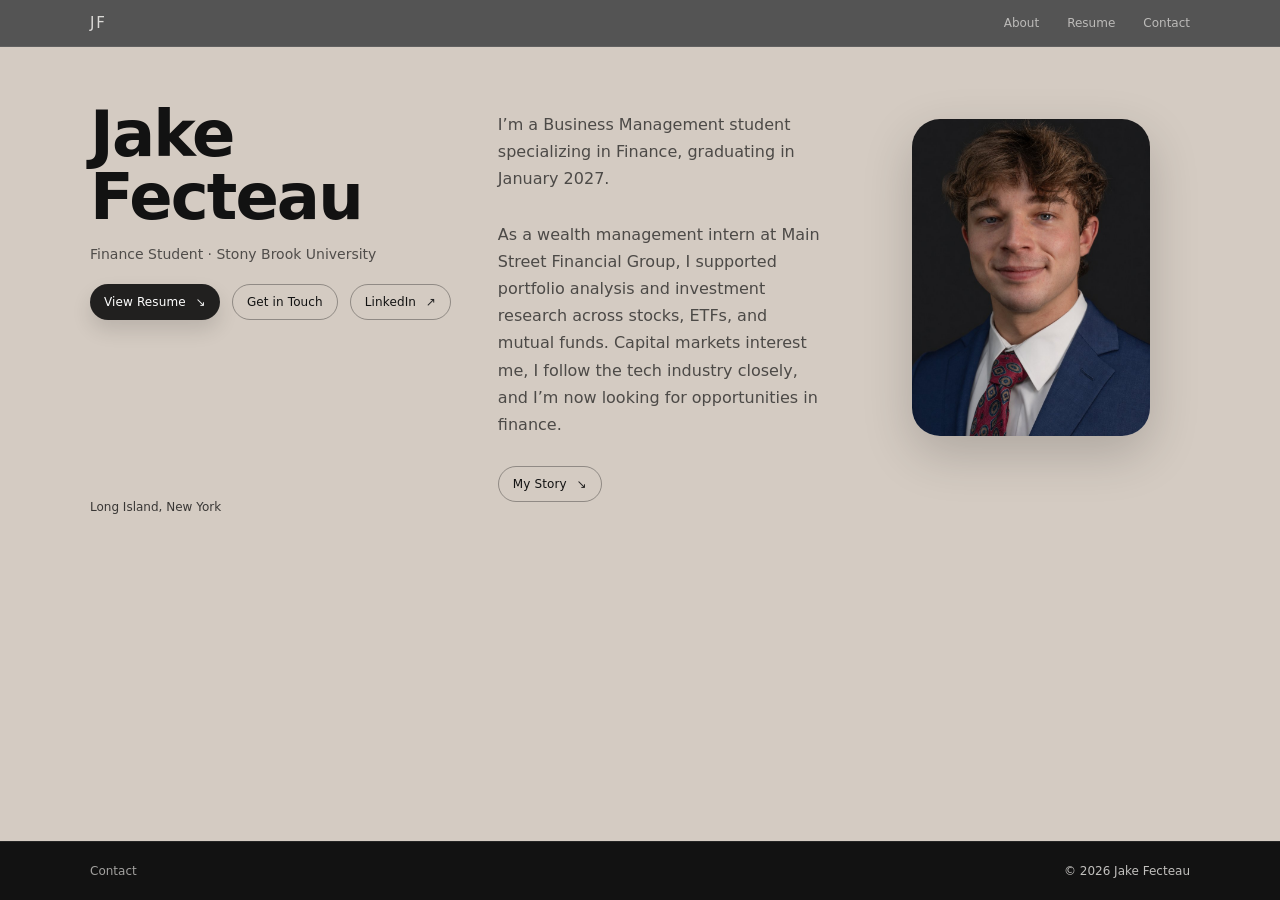
<file: index.html>
<!doctype html>
<html lang="en">
<head>
  <meta charset="utf-8" />
  <meta name="viewport" content="width=device-width,initial-scale=1" />
  <title>Jake Fecteau — Finance</title>
  <meta name="description" content="Jake Fecteau is a Stony Brook University Business Management student specializing in Finance, with wealth management internship experience." />
  <meta property="og:type" content="website" />
  <meta property="og:title" content="Jake Fecteau — Finance" />
  <meta property="og:description" content="Jake Fecteau is a Stony Brook University Business Management student specializing in Finance, with wealth management internship experience." />
  <link rel="icon" href="/favicon.svg" type="image/svg+xml" />
  <link rel="stylesheet" href="/styles.css" />
</head>

<body class="home">

  <header class="site-header">
    <div class="wrap site-nav">
      <a href="/" class="site-logo">JF</a>

      <nav class="site-links">
        <a href="/about/">About</a>
        <a href="/resume/">Resume</a>
        <a href="/contact/">Contact</a>
      </nav>
    </div>
  </header>

  <main class="hero">
    <div class="wrap hero-grid">

      <div>
        <h1 class="hero-title">Jake Fecteau</h1>
        <p class="hero-role">Finance Student · Stony Brook University</p>
        <div class="hero-actions">
          <a class="pill" href="/resume/">View Resume<span class="arrow">↘</span></a>
          <a class="pill pill-outline" href="/contact/">Get in Touch</a>
          <a class="pill pill-outline" href="https://www.linkedin.com/in/jake-fecteau-37b84332a/" target="_blank" rel="noopener">LinkedIn<span class="arrow">↗</span></a>
        </div>
        <div class="tiny-bottom">Long Island, New York</div>
      </div>

      <div class="hero-copy">
        <p class="lead">
          I’m a Business Management student specializing in Finance, graduating in January 2027.
        </p>
        <p class="lead">
          As a wealth management intern at Main Street Financial Group, I supported portfolio analysis and investment research across stocks, ETFs, and mutual funds. Capital markets interest me, I follow the tech industry closely, and I’m now looking for opportunities in finance.
        </p>
        <a class="pill pill-outline" href="/about/">My Story<span class="arrow">↘</span></a>
      </div>

      <div class="hero-right">
        <figure class="portrait-card">
          <img src="/img/headshot.jpg" alt="Portrait of Jake Fecteau" width="800" height="1200" />
        </figure>
      </div>

    </div>
  </main>

  <footer class="case-footer">
    <div class="wrap case-foot">
      <a class="case-back" href="/contact/">Contact</a>
      <span class="case-credit">© <span id="y"></span> Jake Fecteau</span>
    </div>
  </footer>

  <script>
    document.getElementById('y').textContent = new Date().getFullYear();
  </script>

</body>
</html>
</file>
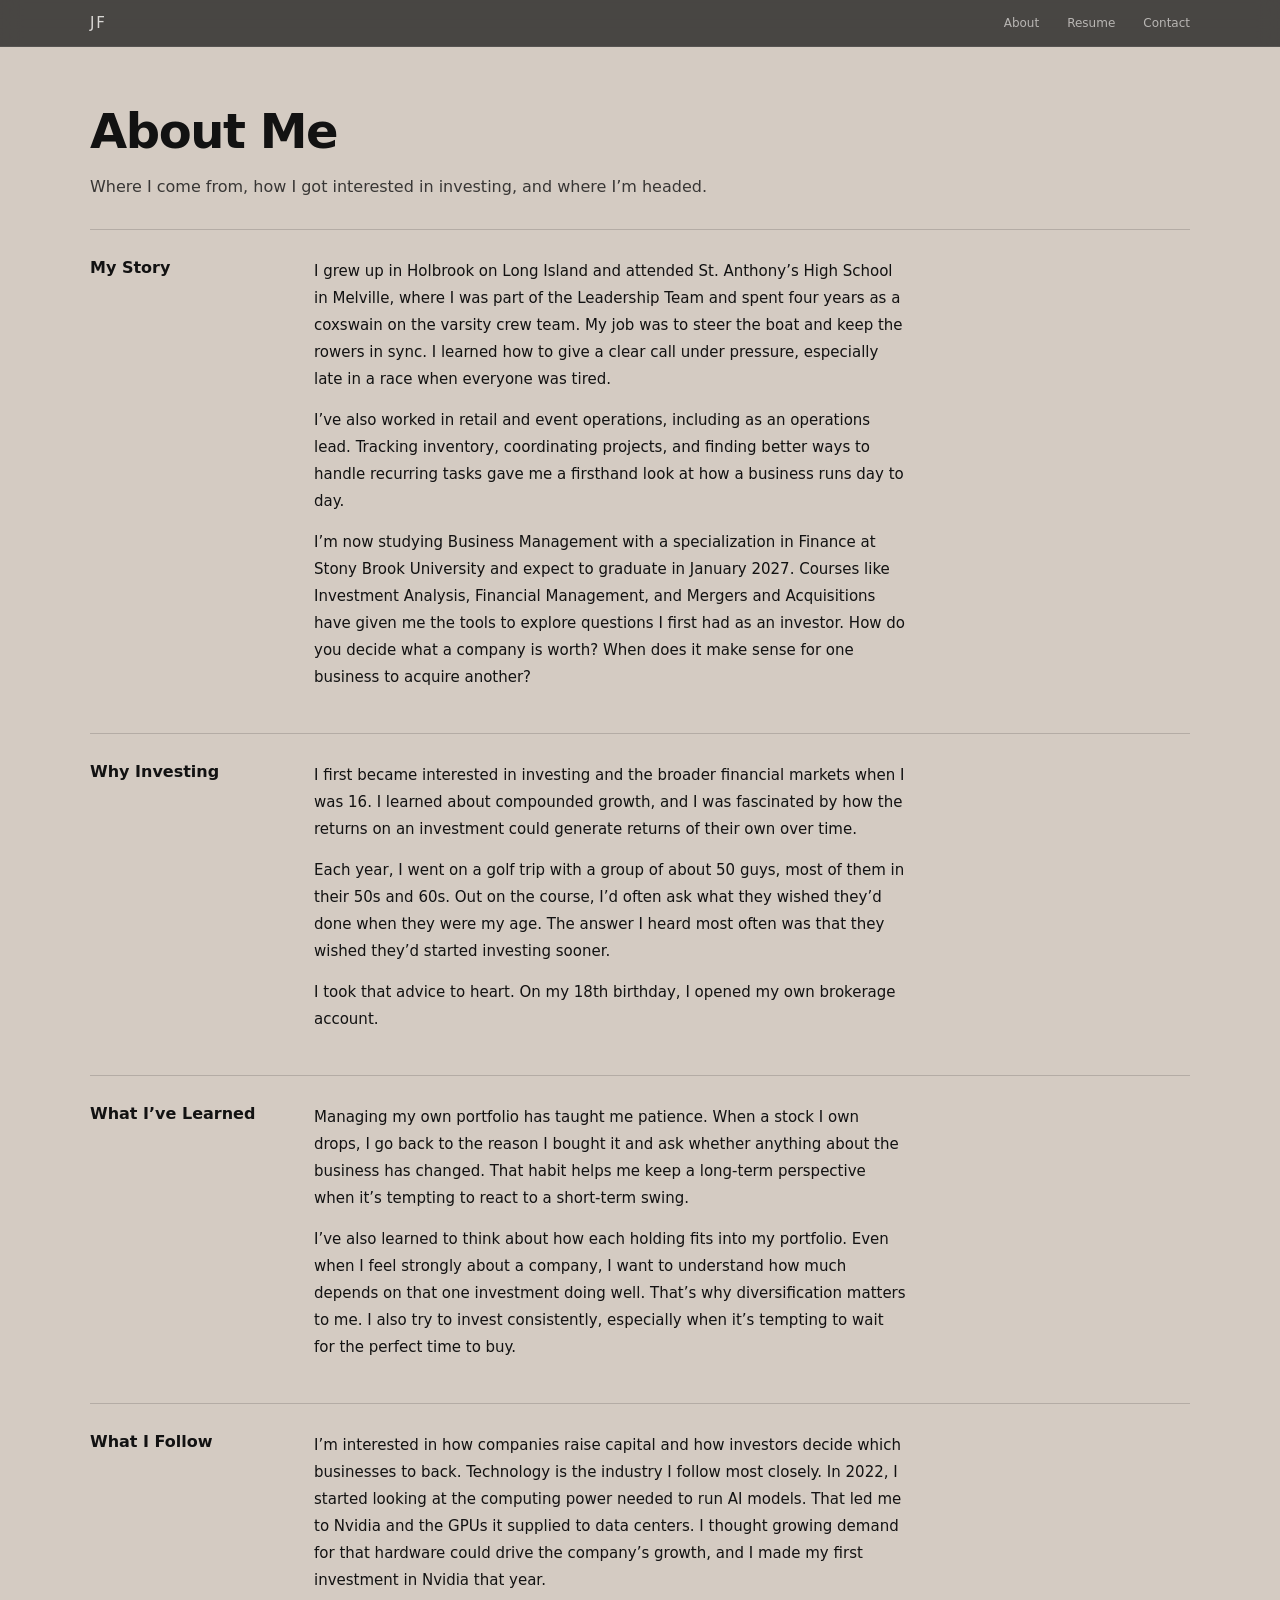
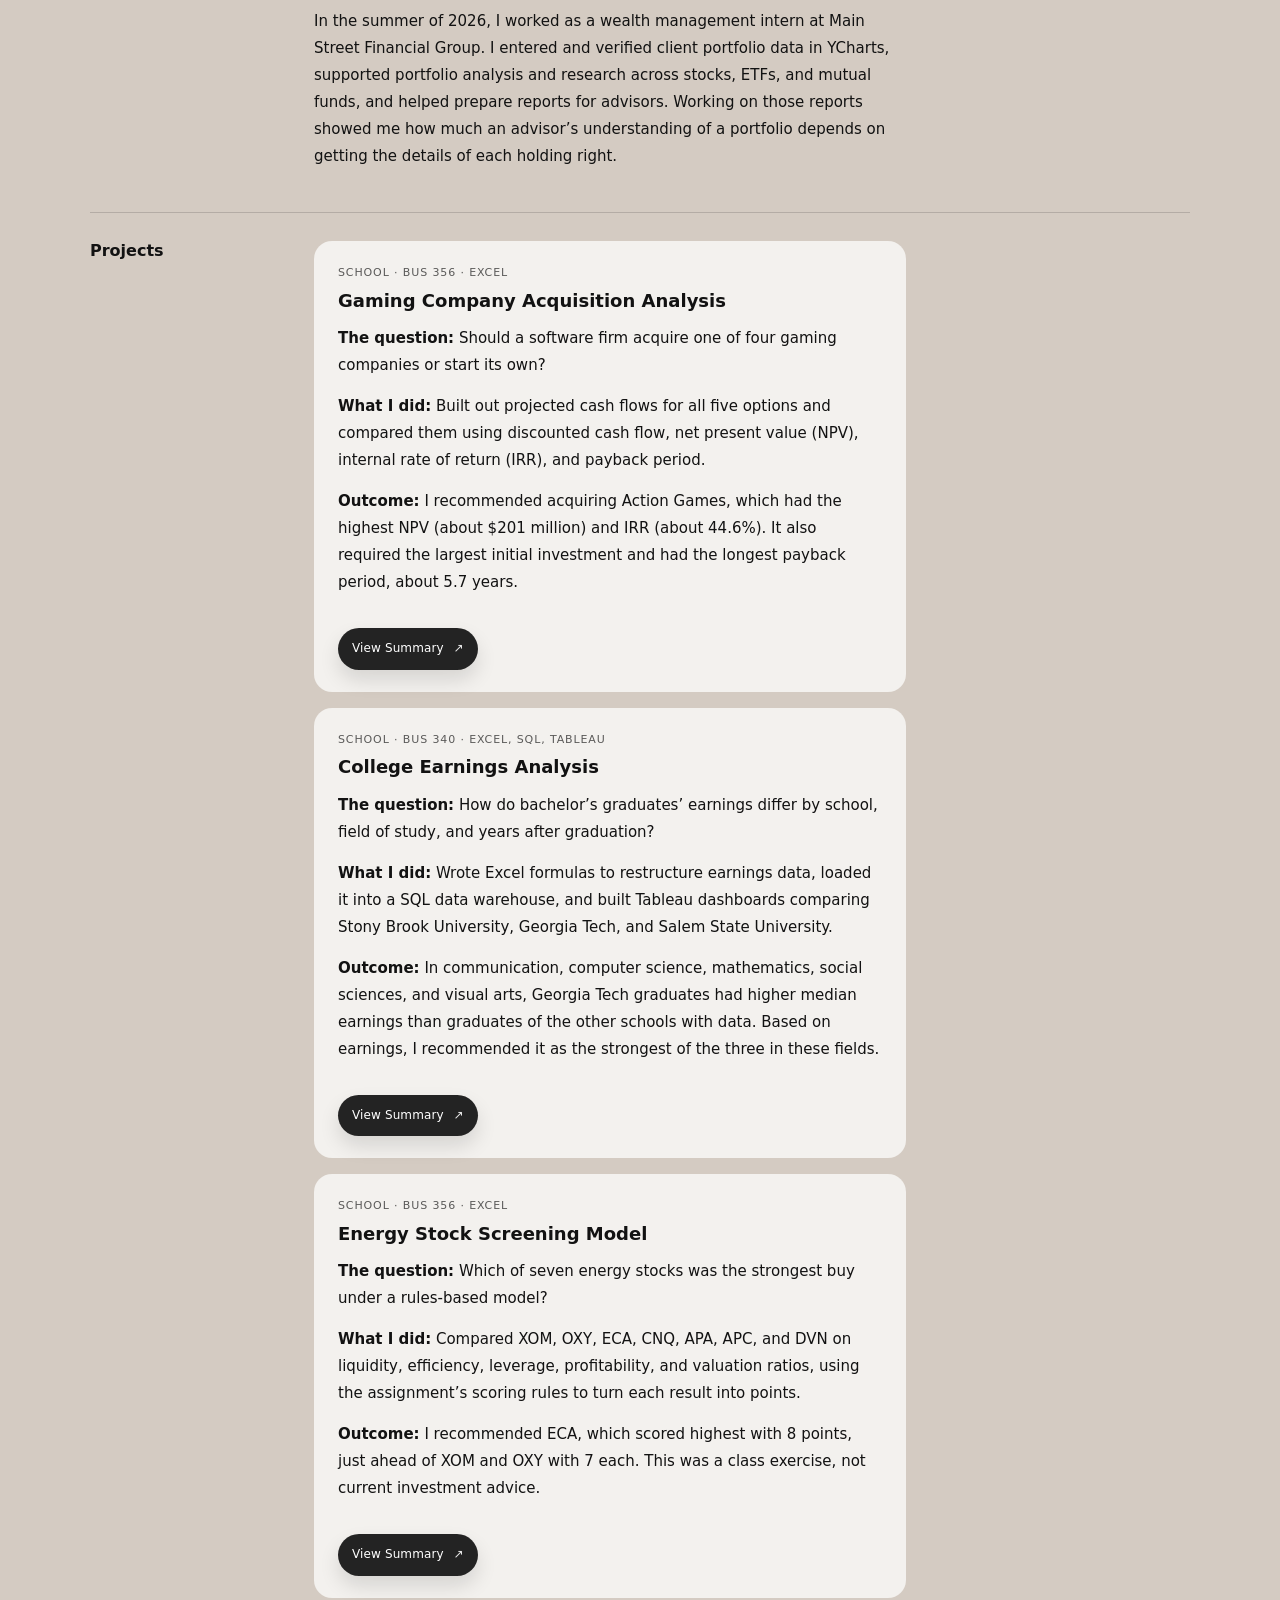
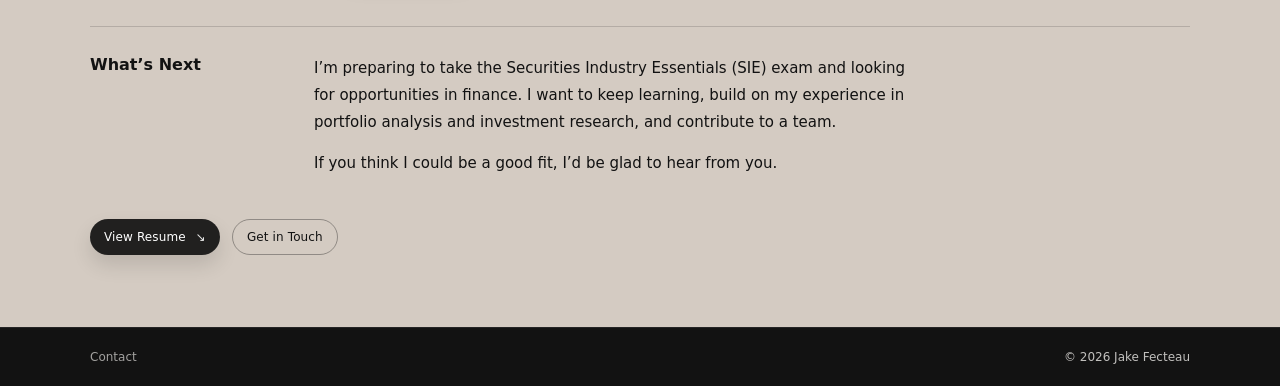
<file: about/index.html>
<!doctype html>
<html lang="en">
<head>
  <meta charset="utf-8" />
  <meta name="viewport" content="width=device-width,initial-scale=1" />
  <title>About — Jake Fecteau</title>
  <meta name="description" content="Jake Fecteau on growing up in Holbrook, Long Island, and how he got into investing." />
  <meta property="og:type" content="website" />
  <meta property="og:title" content="About — Jake Fecteau" />
  <meta property="og:description" content="Jake Fecteau on growing up in Holbrook, Long Island, and how he got into investing." />
  <link rel="icon" href="/favicon.svg" type="image/svg+xml" />
  <link rel="stylesheet" href="/styles.css" />
</head>

<body class="case warm">

  <header class="site-header">
    <div class="wrap site-nav">
      <a href="/" class="site-logo">JF</a>

      <nav class="site-links">
        <a href="/about/">About</a>
        <a href="/resume/">Resume</a>
        <a href="/contact/">Contact</a>
      </nav>
    </div>
  </header>

  <main class="wrap resume">
    <h1>About Me</h1>
    <p class="resume-summary">Where I come from, how I got interested in investing, and where I’m headed.</p>

    <section class="resume-section">
      <h2>My Story</h2>
      <div class="story">
        <p>I grew up in Holbrook on Long Island and attended St. Anthony’s High School in Melville, where I was part of the Leadership Team and spent four years as a coxswain on the varsity crew team. My job was to steer the boat and keep the rowers in sync. I learned how to give a clear call under pressure, especially late in a race when everyone was tired.</p>
        <p>I’ve also worked in retail and event operations, including as an operations lead. Tracking inventory, coordinating projects, and finding better ways to handle recurring tasks gave me a firsthand look at how a business runs day to day.</p>
        <p>I’m now studying Business Management with a specialization in Finance at Stony Brook University and expect to graduate in January 2027. Courses like Investment Analysis, Financial Management, and Mergers and Acquisitions have given me the tools to explore questions I first had as an investor. How do you decide what a company is worth? When does it make sense for one business to acquire another?</p>
      </div>
    </section>

    <section class="resume-section">
      <h2>Why Investing</h2>
      <div class="story">
        <p>I first became interested in investing and the broader financial markets when I was 16. I learned about compounded growth, and I was fascinated by how the returns on an investment could generate returns of their own over time.</p>
        <p>Each year, I went on a golf trip with a group of about 50 guys, most of them in their 50s and 60s. Out on the course, I’d often ask what they wished they’d done when they were my age. The answer I heard most often was that they wished they’d started investing sooner.</p>
        <p>I took that advice to heart. On my 18th birthday, I opened my own brokerage account.</p>
      </div>
    </section>

    <section class="resume-section">
      <h2>What I’ve Learned</h2>
      <div class="story">
        <p>Managing my own portfolio has taught me patience. When a stock I own drops, I go back to the reason I bought it and ask whether anything about the business has changed. That habit helps me keep a long-term perspective when it’s tempting to react to a short-term swing.</p>
        <p>I’ve also learned to think about how each holding fits into my portfolio. Even when I feel strongly about a company, I want to understand how much depends on that one investment doing well. That’s why diversification matters to me. I also try to invest consistently, especially when it’s tempting to wait for the perfect time to buy.</p>
      </div>
    </section>

    <section class="resume-section">
      <h2>What I Follow</h2>
      <div class="story">
        <p>I’m interested in how companies raise capital and how investors decide which businesses to back. Technology is the industry I follow most closely. In 2022, I started looking at the computing power needed to run AI models. That led me to Nvidia and the GPUs it supplied to data centers. I thought growing demand for that hardware could drive the company’s growth, and I made my first investment in Nvidia that year.</p>
        <p>In the summer of 2026, I worked as a wealth management intern at Main Street Financial Group. I entered and verified client portfolio data in YCharts, supported portfolio analysis and research across stocks, ETFs, and mutual funds, and helped prepare reports for advisors. Working on those reports showed me how much an advisor’s understanding of a portfolio depends on getting the details of each holding right.</p>
      </div>
    </section>

    <section class="resume-section" id="projects">
      <h2>Projects</h2>
      <div class="story">
        <article class="project">
          <p class="project-tag">School · BUS 356 · Excel</p>
          <h3>Gaming Company Acquisition Analysis</h3>
          <p><strong>The question:</strong> Should a software firm acquire one of four gaming companies or start its own?</p>
          <p><strong>What I did:</strong> Built out projected cash flows for all five options and compared them using discounted cash flow, net present value (NPV), internal rate of return (IRR), and payback period.</p>
          <p><strong>Outcome:</strong> I recommended acquiring Action Games, which had the highest NPV (about $201 million) and IRR (about 44.6%). It also required the largest initial investment and had the longest payback period, about 5.7 years.</p>
          <a class="pill" href="/projects/gaming-acquisition.pdf" target="_blank" rel="noopener" aria-label="View summary of the gaming acquisition project (PDF)">View Summary<span class="arrow">↗</span></a>
        </article>
        <article class="project">
          <p class="project-tag">School · BUS 340 · Excel, SQL, Tableau</p>
          <h3>College Earnings Analysis</h3>
          <p><strong>The question:</strong> How do bachelor’s graduates’ earnings differ by school, field of study, and years after graduation?</p>
          <p><strong>What I did:</strong> Wrote Excel formulas to restructure earnings data, loaded it into a SQL data warehouse, and built Tableau dashboards comparing Stony Brook University, Georgia Tech, and Salem State University.</p>
          <p><strong>Outcome:</strong> In communication, computer science, mathematics, social sciences, and visual arts, Georgia Tech graduates had higher median earnings than graduates of the other schools with data. Based on earnings, I recommended it as the strongest of the three in these fields.</p>
          <a class="pill" href="/projects/college-earnings.pdf" target="_blank" rel="noopener" aria-label="View summary of the college earnings project (PDF)">View Summary<span class="arrow">↗</span></a>
        </article>
        <article class="project">
          <p class="project-tag">School · BUS 356 · Excel</p>
          <h3>Energy Stock Screening Model</h3>
          <p><strong>The question:</strong> Which of seven energy stocks was the strongest buy under a rules-based model?</p>
          <p><strong>What I did:</strong> Compared XOM, OXY, ECA, CNQ, APA, APC, and DVN on liquidity, efficiency, leverage, profitability, and valuation ratios, using the assignment’s scoring rules to turn each result into points.</p>
          <p><strong>Outcome:</strong> I recommended ECA, which scored highest with 8 points, just ahead of XOM and OXY with 7 each. This was a class exercise, not current investment advice.</p>
          <a class="pill" href="/projects/energy-stocks.pdf" target="_blank" rel="noopener" aria-label="View summary of the energy stock project (PDF)">View Summary<span class="arrow">↗</span></a>
        </article>
      </div>
    </section>

    <section class="resume-section">
      <h2>What’s Next</h2>
      <div class="story">
        <p>I’m preparing to take the Securities Industry Essentials (SIE) exam and looking for opportunities in finance. I want to keep learning, build on my experience in portfolio analysis and investment research, and contribute to a team.</p>
        <p>If you think I could be a good fit, I’d be glad to hear from you.</p>
      </div>
    </section>

    <div class="hero-actions">
      <a class="pill" href="/resume/">View Resume<span class="arrow">↘</span></a>
      <a class="pill pill-outline" href="/contact/">Get in Touch</a>
    </div>
  </main>

  <footer class="case-footer">
    <div class="wrap case-foot">
      <a class="case-back" href="/contact/">Contact</a>
      <span class="case-credit">© <span id="y"></span> Jake Fecteau</span>
    </div>
  </footer>

  <script>
    document.getElementById('y').textContent = new Date().getFullYear();
  </script>

</body>
</html>
</file>
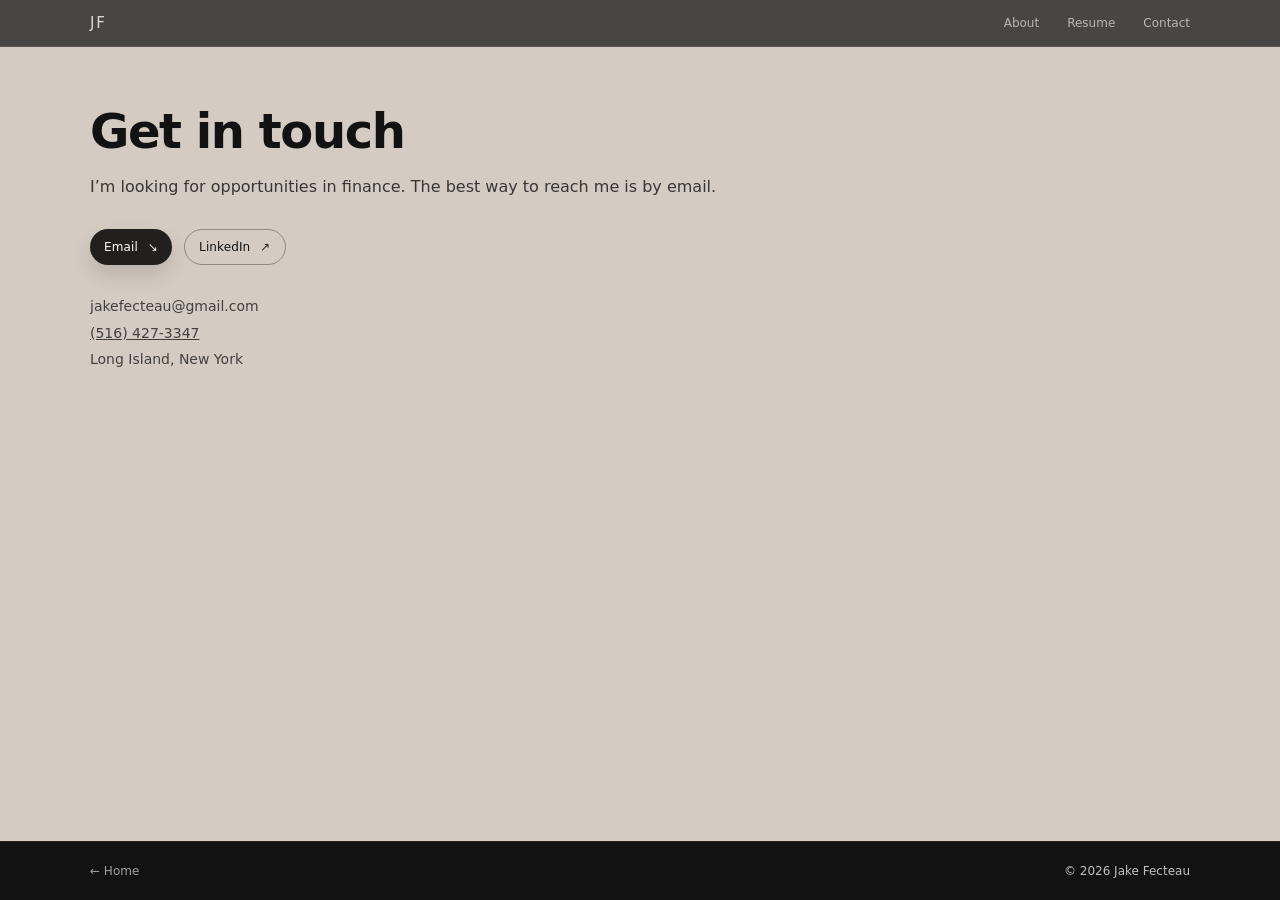
<file: contact/index.html>
<!doctype html>
<html lang="en">
<head>
  <meta charset="utf-8" />
  <meta name="viewport" content="width=device-width,initial-scale=1" />
  <title>Contact — Jake Fecteau</title>
  <meta name="description" content="Contact Jake Fecteau by email or LinkedIn." />
  <meta property="og:type" content="website" />
  <meta property="og:title" content="Contact — Jake Fecteau" />
  <meta property="og:description" content="Contact Jake Fecteau by email or LinkedIn." />
  <link rel="icon" href="/favicon.svg" type="image/svg+xml" />
  <link rel="stylesheet" href="/styles.css" />
</head>

<body class="case warm">

  <header class="site-header">
    <div class="wrap site-nav">
      <a href="/" class="site-logo">JF</a>

      <nav class="site-links">
        <a href="/about/">About</a>
        <a href="/resume/">Resume</a>
        <a href="/contact/">Contact</a>
      </nav>
    </div>
  </header>

  <main class="wrap resume">
    <h1>Get in touch</h1>
    <p class="resume-summary">I’m looking for opportunities in finance. The best way to reach me is by email.</p>
    <div class="hero-actions">
      <a class="pill" href="mailto:jakefecteau@gmail.com">Email<span class="arrow">↘</span></a>
      <a class="pill pill-outline" href="https://www.linkedin.com/in/jake-fecteau-37b84332a/" target="_blank" rel="noopener">LinkedIn<span class="arrow">↗</span></a>
    </div>
    <p class="contact-detail">jakefecteau@gmail.com<br /><a href="tel:+15164273347">(516) 427-3347</a><br />Long Island, New York</p>
  </main>

  <footer class="case-footer">
    <div class="wrap case-foot">
      <a class="case-back" href="/">← Home</a>
      <span class="case-credit">© <span id="y"></span> Jake Fecteau</span>
    </div>
  </footer>

  <script>
    document.getElementById('y').textContent = new Date().getFullYear();
  </script>

</body>
</html>
</file>
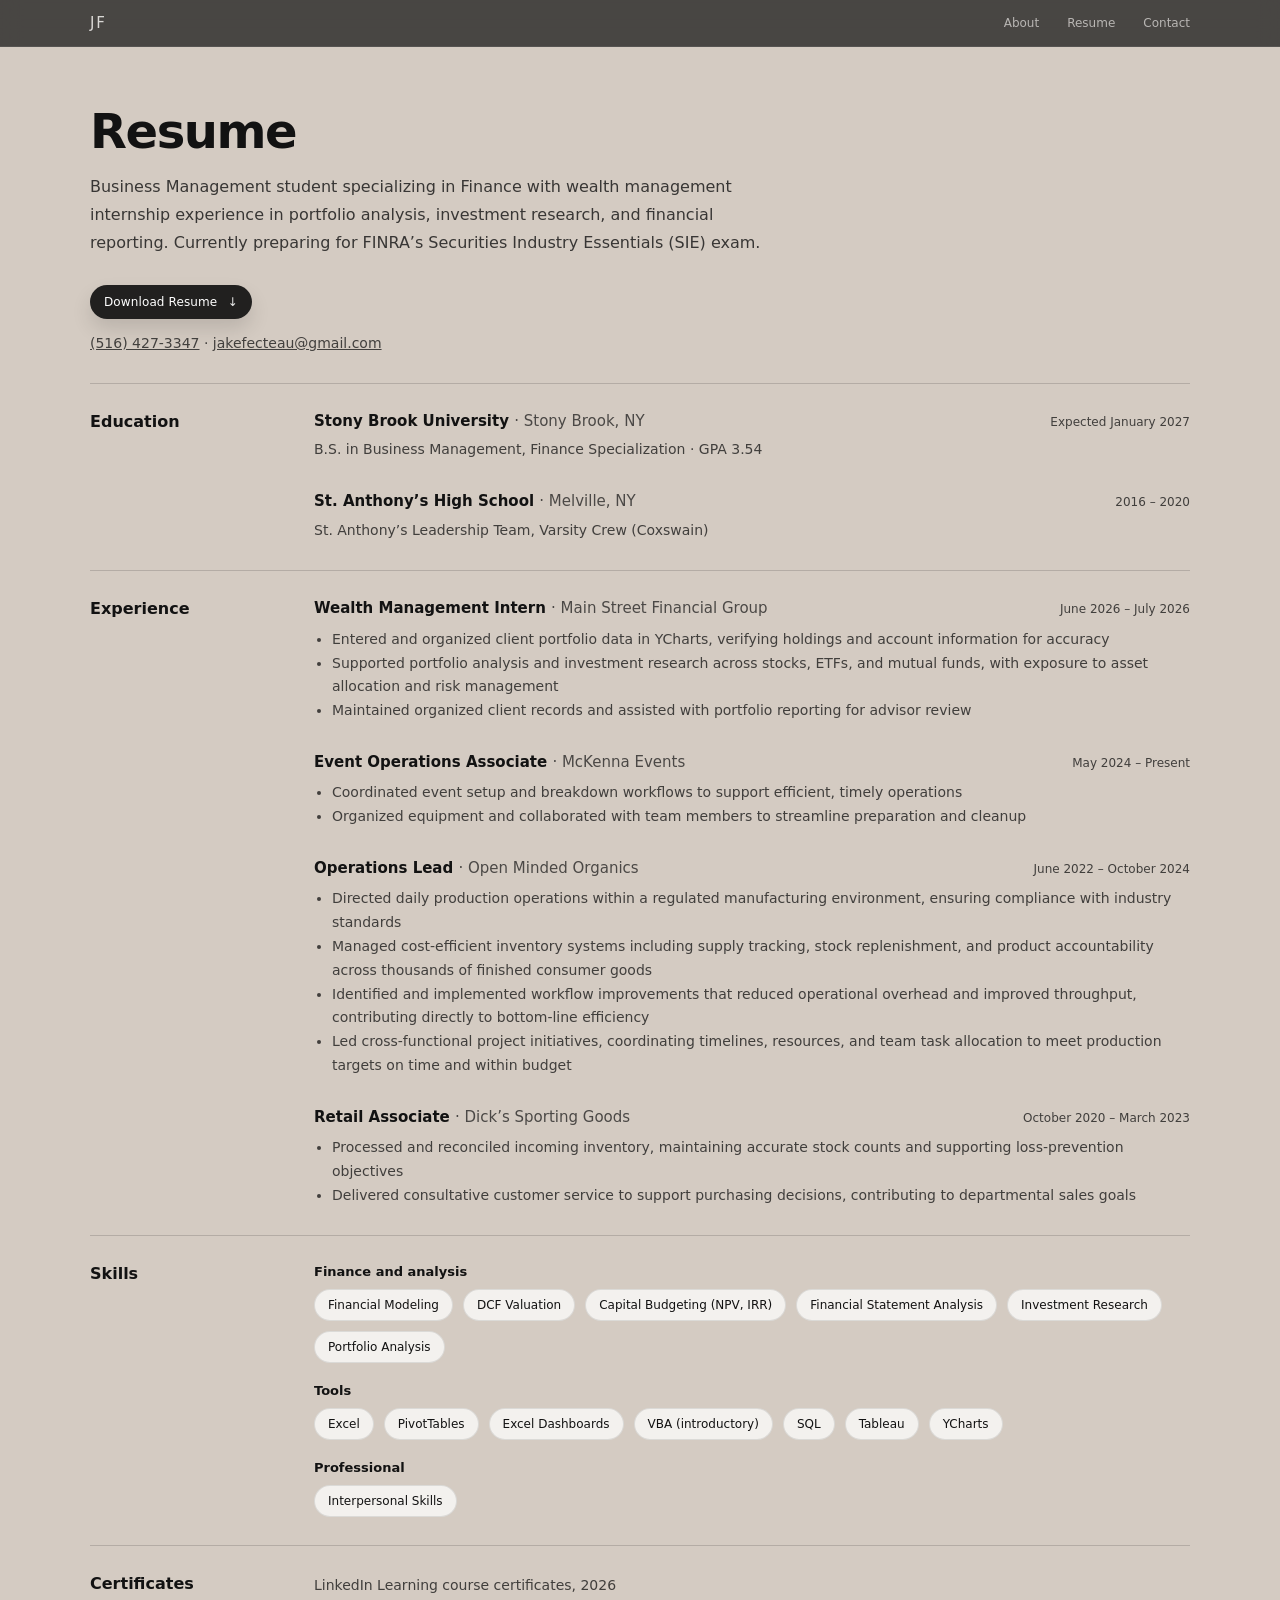
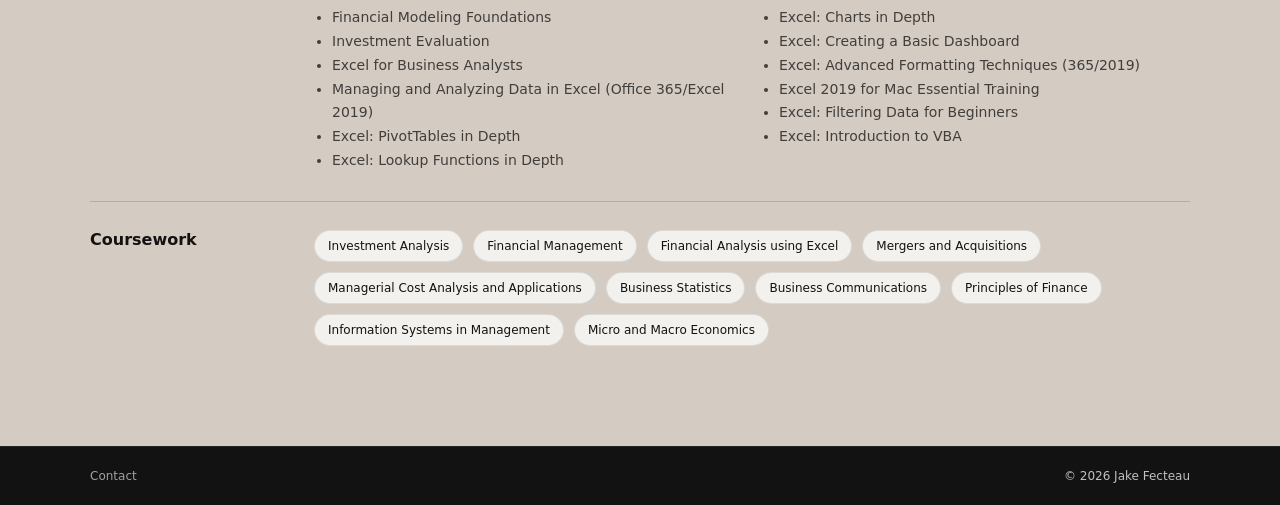
<file: resume/index.html>
<!doctype html>
<html lang="en">
<head>
  <meta charset="utf-8" />
  <meta name="viewport" content="width=device-width,initial-scale=1" />
  <title>Resume — Jake Fecteau</title>
  <meta name="description" content="Education, experience, and skills of Jake Fecteau, a finance student at Stony Brook University." />
  <meta property="og:type" content="website" />
  <meta property="og:title" content="Resume — Jake Fecteau" />
  <meta property="og:description" content="Education, experience, and skills of Jake Fecteau, a finance student at Stony Brook University." />
  <link rel="icon" href="/favicon.svg" type="image/svg+xml" />
  <link rel="stylesheet" href="/styles.css" />
</head>

<body class="case warm">

  <header class="site-header">
    <div class="wrap site-nav">
      <a href="/" class="site-logo">JF</a>

      <nav class="site-links">
        <a href="/about/">About</a>
        <a href="/resume/">Resume</a>
        <a href="/contact/">Contact</a>
      </nav>
    </div>
  </header>

  <main class="wrap resume">
    <h1>Resume</h1>
    <p class="resume-summary">Business Management student specializing in Finance with wealth management internship experience in portfolio analysis, investment research, and financial reporting. Currently preparing for FINRA’s Securities Industry Essentials (SIE) exam.</p>
    <div class="hero-actions resume-actions">
      <a class="pill" href="/Jacob-Fecteau-Resume.pdf" download>Download Resume<span class="arrow">↓</span></a>
    </div>
    <p class="resume-contact"><a href="tel:+15164273347">(516) 427-3347</a> · <a href="mailto:jakefecteau@gmail.com">jakefecteau@gmail.com</a></p>

    <section class="resume-section">
      <h2>Education</h2>
      <div>
        <article class="entry">
          <div class="entry-head">
            <h3>Stony Brook University <span>· Stony Brook, NY</span></h3>
            <p class="entry-date">Expected January 2027</p>
          </div>
          <p>B.S. in Business Management, Finance Specialization · GPA 3.54</p>
        </article>
        <article class="entry">
          <div class="entry-head">
            <h3>St. Anthony’s High School <span>· Melville, NY</span></h3>
            <p class="entry-date">2016 – 2020</p>
          </div>
          <p>St. Anthony’s Leadership Team, Varsity Crew (Coxswain)</p>
        </article>
      </div>
    </section>

    <section class="resume-section">
      <h2>Experience</h2>
      <div>
        <article class="entry">
          <div class="entry-head">
            <h3>Wealth Management Intern <span>· Main Street Financial Group</span></h3>
            <p class="entry-date">June 2026 – July 2026</p>
          </div>
          <ul>
            <li>Entered and organized client portfolio data in YCharts, verifying holdings and account information for accuracy</li>
            <li>Supported portfolio analysis and investment research across stocks, ETFs, and mutual funds, with exposure to asset allocation and risk management</li>
            <li>Maintained organized client records and assisted with portfolio reporting for advisor review</li>
          </ul>
        </article>
        <article class="entry">
          <div class="entry-head">
            <h3>Event Operations Associate <span>· McKenna Events</span></h3>
            <p class="entry-date">May 2024 – Present</p>
          </div>
          <ul>
            <li>Coordinated event setup and breakdown workflows to support efficient, timely operations</li>
            <li>Organized equipment and collaborated with team members to streamline preparation and cleanup</li>
          </ul>
        </article>
        <article class="entry">
          <div class="entry-head">
            <h3>Operations Lead <span>· Open Minded Organics</span></h3>
            <p class="entry-date">June 2022 – October 2024</p>
          </div>
          <ul>
            <li>Directed daily production operations within a regulated manufacturing environment, ensuring compliance with industry standards</li>
            <li>Managed cost-efficient inventory systems including supply tracking, stock replenishment, and product accountability across thousands of finished consumer goods</li>
            <li>Identified and implemented workflow improvements that reduced operational overhead and improved throughput, contributing directly to bottom-line efficiency</li>
            <li>Led cross-functional project initiatives, coordinating timelines, resources, and team task allocation to meet production targets on time and within budget</li>
          </ul>
        </article>
        <article class="entry">
          <div class="entry-head">
            <h3>Retail Associate <span>· Dick’s Sporting Goods</span></h3>
            <p class="entry-date">October 2020 – March 2023</p>
          </div>
          <ul>
            <li>Processed and reconciled incoming inventory, maintaining accurate stock counts and supporting loss-prevention objectives</li>
            <li>Delivered consultative customer service to support purchasing decisions, contributing to departmental sales goals</li>
          </ul>
        </article>
      </div>
    </section>

    <section class="resume-section">
      <h2>Skills</h2>
      <div>
        <h3 class="chip-title">Finance and analysis</h3>
        <ul class="chips"><li>Financial Modeling</li><li>DCF Valuation</li><li>Capital Budgeting (NPV, IRR)</li><li>Financial Statement Analysis</li><li>Investment Research</li><li>Portfolio Analysis</li></ul>
        <h3 class="chip-title">Tools</h3>
        <ul class="chips"><li>Excel</li><li>PivotTables</li><li>Excel Dashboards</li><li>VBA (introductory)</li><li>SQL</li><li>Tableau</li><li>YCharts</li></ul>
        <h3 class="chip-title">Professional</h3>
        <ul class="chips"><li>Interpersonal Skills</li></ul>
      </div>
    </section>

    <section class="resume-section">
      <h2>Certificates</h2>
      <div class="entry">
        <p class="cert-note">LinkedIn Learning course certificates, 2026</p>
        <ul class="certs">
          <li>Financial Modeling Foundations</li>
          <li>Investment Evaluation</li>
          <li>Excel for Business Analysts</li>
          <li>Managing and Analyzing Data in Excel (Office 365/Excel 2019)</li>
          <li>Excel: PivotTables in Depth</li>
          <li>Excel: Lookup Functions in Depth</li>
          <li>Excel: Charts in Depth</li>
          <li>Excel: Creating a Basic Dashboard</li>
          <li>Excel: Advanced Formatting Techniques (365/2019)</li>
          <li>Excel 2019 for Mac Essential Training</li>
          <li>Excel: Filtering Data for Beginners</li>
          <li>Excel: Introduction to VBA</li>
        </ul>
      </div>
    </section>

    <section class="resume-section">
      <h2>Coursework</h2>
      <div>
        <ul class="chips"><li>Investment Analysis</li><li>Financial Management</li><li>Financial Analysis using Excel</li><li>Mergers and Acquisitions</li><li>Managerial Cost Analysis and Applications</li><li>Business Statistics</li><li>Business Communications</li><li>Principles of Finance</li><li>Information Systems in Management</li><li>Micro and Macro Economics</li></ul>
      </div>
    </section>

  </main>

  <footer class="case-footer">
    <div class="wrap case-foot">
      <a class="case-back" href="/contact/">Contact</a>
      <span class="case-credit">© <span id="y"></span> Jake Fecteau</span>
    </div>
  </footer>

  <script>
    document.getElementById('y').textContent = new Date().getFullYear();
  </script>

</body>
</html>
</file>
<file: styles.css>
:root{
  --bg-warm: #d4cbc2;
  --ink: #121212;
  --muted: rgba(18,18,18,.68);
  --dark: #121212;
  --dark-2: #0f0f0f;
  --light: #f3f1ee;
  --radius: 28px;
  --shadow: 0 18px 50px rgba(0,0,0,.18);
}

*{ box-sizing: border-box; }
html,body{ height:100%; }

body{
  margin:0;
  font-family: ui-sans-serif, system-ui, -apple-system, Segoe UI, Roboto, Arial, sans-serif;
  color: var(--ink);
  background: #fff;
  -webkit-font-smoothing: antialiased;
  text-rendering: optimizeLegibility;
}

img{
  width:100%;
  height:100%;
  display:block;
  object-fit: cover;
}

.wrap{
  width:min(1100px, 92vw);
  margin:0 auto;
}

/* ---------- GLOBAL HEADER ---------- */
.site-header{
  position: sticky;
  top: 0;
  z-index: 50;
  background: rgba(18,18,18,.72);
  backdrop-filter: blur(10px);
  border-bottom: 1px solid rgba(255,255,255,.08);
}

.site-nav{
  display: flex;
  align-items: center;
  justify-content: space-between;
  padding: 14px 0;
}

.site-logo{
  font-size: 15px;
  letter-spacing: .12em;
  text-decoration: none;
  color: var(--light);
  opacity: .85;
}

.site-links{
  display: flex;
  gap: 28px;
}

.site-links a{
  font-size: 12px;
  text-decoration: none;
  color: var(--light);
  opacity: .65;
  transition: opacity .15s ease;
}

.site-links a:hover{ opacity: 1; }

@media (max-width: 720px){
  .site-links{ gap: 18px; }
}

/* ---------- HERO ---------- */
.hero{
  background: var(--bg-warm);
  padding: 56px 0 64px;
}

.hero-grid{
  display:grid;
  grid-template-columns: 1.1fr 1fr 0.95fr;
  gap: 40px;
  align-items: start;
}

.hero-title{
  font-size: clamp(42px, 5vw, 64px);
  line-height: 0.98;
  margin: 0 0 18px;
  font-weight: 650;
  letter-spacing: -0.03em;
}

.hero-copy{ padding-top: 8px; }

.lead{
  margin: 0 0 28px;
  font-size: 16px;
  line-height: 1.7;
  color: rgba(18,18,18,.7);
  max-width: 32ch;
}

.sublead{
  margin: 0;
  font-size: 15px;
  line-height: 1.7;
  color: rgba(18,18,18,.65);
  max-width: 44ch;
  margin-top: 210px;
}

.tiny-bottom{
  margin-top: 180px;
  font-size: 12px;
  color: rgba(18,18,18,.8);
}

.dot{
  font-size: 10px;
  margin-left: 8px;
  opacity: .75;
}

.hero-right{
  display:flex;
  justify-content: flex-end;
}

.portrait-card{
  width: min(320px, 100%);
  aspect-ratio: 3/4;
  border-radius: var(--radius);
  overflow:hidden;
  box-shadow: var(--shadow);
  background: rgba(255,255,255,.15);
}

.home{ display:flex; flex-direction:column; min-height:100vh; }
.home .hero{ flex:1; }
.hero-role{ margin:0 0 22px; font-size:14px; color:var(--muted); }
.hero-actions{ display:flex; flex-wrap:wrap; gap:12px; }

/* ---------- BUTTONS ---------- */
.pill{
  display:inline-flex;
  align-items:center;
  gap: 10px;
  padding: 10px 14px;
  border-radius: 999px;
  background: rgba(18,18,18,.92);
  color: #fff;
  text-decoration:none;
  font-size: 12px;
  letter-spacing: .01em;
  width: fit-content;
  box-shadow: 0 10px 20px rgba(0,0,0,.12);
  transition: transform .15s ease, filter .15s ease, opacity .15s ease;
}

.pill:hover{ transform: translateY(-1px); }
.arrow{ opacity: .9; }

.pill-light{
  background: rgba(255,255,255,.12);
  color: var(--light);
  box-shadow: none;
  border: 1px solid rgba(255,255,255,.12);
}

.pill-outline{
  background: transparent;
  color: var(--ink);
  box-shadow: none;
  border: 1px solid rgba(18,18,18,.35);
}
.case .pill-light{ color: var(--light); }

/* ---------- RESUME + CONTACT ---------- */
body.case{ display:flex; flex-direction:column; min-height:100vh; height:auto; }
.resume{ flex:1; padding:56px 0 72px; }
.resume h1{ margin:0 0 14px; font-size:clamp(34px, 4vw, 48px); letter-spacing:-.03em; }
.resume-summary{ margin:0 0 28px; max-width:68ch; line-height:1.75; opacity:.8; }
.resume-contact{ margin:16px 0 32px; font-size:14px; opacity:.75; }
.resume-section{
  display:grid;
  grid-template-columns: 200px 1fr;
  gap:24px;
  padding:28px 0;
  border-top:1px solid rgba(255,255,255,.1);
}
.resume-section h2{ margin:0; font-size:16px; }
.entry + .entry{ margin-top:30px; }
.entry-head{ display:flex; flex-wrap:wrap; justify-content:space-between; align-items:baseline; gap:4px 16px; }
.entry h3{ margin:0; font-size:15px; }
.entry h3 span{ font-weight:400; opacity:.7; }
.entry p, .entry li{ font-size:14px; line-height:1.7; color:rgba(243,241,238,.75); }
.entry p{ margin:6px 0 0; }
.entry .entry-date{ margin:0; font-size:12px; }
.entry ul{ margin:8px 0 0; padding-left:18px; }
.chips{ display:flex; flex-wrap:wrap; gap:10px; margin:0; padding:0; list-style:none; }
.chips li{ padding:8px 13px; border-radius:999px; font-size:12px; background:rgba(255,255,255,.07); border:1px solid rgba(255,255,255,.1); }
/* warm theme, matching the home page */
body.warm{ background:var(--bg-warm); color:var(--ink); }
.warm .resume-section{ border-top-color:rgba(18,18,18,.16); }
.warm .entry p, .warm .entry li{ color:rgba(18,18,18,.76); }
.warm .chips li{ background:var(--light); border-color:rgba(18,18,18,.1); }
.case.warm a.pill{ color:#fff; }
.case.warm a.pill-outline{ color:var(--ink); }
.warm .site-header a{ color:var(--light); }

.story{ max-width:62ch; font-size:15px; line-height:1.8; }
.story p{ margin:0 0 14px; }
.story blockquote{ margin:22px 0; padding-left:18px; border-left:3px solid var(--ink); font-size:22px; line-height:1.45; letter-spacing:-.01em; }

.project{ padding:22px 24px; border-radius:18px; background:var(--light); }
.project + .project{ margin-top:16px; }
.project h3{ margin:0 0 12px; font-size:18px; line-height:1.35; }
.story .project-tag{ margin:0 0 6px; font-size:11px; letter-spacing:.08em; text-transform:uppercase; color:var(--muted); }
.story .project p:last-child{ margin-bottom:0; }

.project .pill{ margin-top:18px; }

.chip-title{ margin:0 0 10px; font-size:13px; }
.chips + .chip-title{ margin-top:20px; }
.entry .cert-note{ margin:0; }
.entry ul.certs{ columns:2 260px; column-gap:36px; }
.certs li{ break-inside:avoid; }

.contact-detail{ margin-top:28px; font-size:14px; line-height:1.9; opacity:.75; }

/* ---------- COLLECTIONS (requires .wrap.collections-grid in HTML) ---------- */
.collections{
  background: var(--dark);
  color: var(--light);
  padding: 120px 0;
}

/* put this on: <div class="wrap collections-grid"> */
.collections-grid{
  display: grid;
  grid-template-columns: repeat(3, minmax(0, 1fr));
  gap: 80px;
  align-items: start;
}

.collection{ width: 100%; }

.collection .work-grid{
  display: grid;
  grid-template-columns: 1fr;
  gap: 0;
  align-items: start;
}

.collection .work-left{ max-width: 44ch; }

/* ---------- WORK TEXT STYLES (inside each collection) ---------- */
.work-title{
  font-size: 18px;
  font-weight: 500;
  margin: 0 0 18px;
  letter-spacing: -0.01em;
  opacity: .9;
}

.meta{
  font-size: 10px;
  letter-spacing: .08em;
  opacity: .65;
  margin-bottom: 16px;
}

.work-subtitle{
  font-size: 14px;
  margin: 0 0 10px;
  font-weight: 600;
}

.work-text{
  margin: 0 0 18px;
  font-size: 11px;
  line-height: 1.7;
  opacity: .72;
  max-width: 44ch;
}

.mini-shot-link{
  display: block;
  width: fit-content;
}

.mini-shot{
  margin-top: 26px;
  width: 210px;
  aspect-ratio: 4/3;
  border-radius: 18px;
  overflow:hidden;
  box-shadow: 0 18px 50px rgba(0,0,0,.45);
  opacity: .95;
  transition: transform .15s ease, filter .15s ease;
}

.mini-shot-link:hover .mini-shot{
  transform: translateY(-2px);
  filter: brightness(1.05);
}

/* ---------- CASE STUDY PAGES ---------- */
.case{
  background: var(--dark);
  color: var(--light);
}

.case a{ color: inherit; }

.case-top{
  padding: 26px 0 18px;
  position: sticky;
  top: 0;
  background: rgba(18,18,18,.72);
  backdrop-filter: blur(10px);
  border-bottom: 1px solid rgba(255,255,255,.08);
  z-index: 20;
}

.case-topbar{
  display: grid;
  grid-template-columns: 1fr 2fr 1fr;
  gap: 18px;
  align-items: center;
}

.case-back{
  text-decoration: none;
  font-size: 12px;
  opacity: .82;
}
.case-back:hover{ opacity: 1; }

.case-kicker{
  font-size: 10px;
  letter-spacing: .14em;
  opacity: .6;
  margin-bottom: 6px;
}

.case-title{
  margin: 0;
  font-size: 18px;
  font-weight: 600;
  letter-spacing: -0.01em;
}

.case-meta{
  text-align: right;
  font-size: 11px;
  opacity: .72;
  line-height: 1.5;
}

.case-intro{ padding: 44px 0 18px; }

.case-introgrid{
  display: grid;
  grid-template-columns: 1fr 1.2fr;
  gap: 34px;
  align-items: start;
}

.case-lead{
  margin: 0 0 12px;
  font-size: 16px;
  line-height: 1.7;
  max-width: 54ch;
  opacity: .9;
}

.case-sub{
  margin: 0;
  font-size: 15px;
  line-height: 1.8;
  max-width: 62ch;
  opacity: .68;
}

.case-hero{
  margin: 0;
  border-radius: 22px;
  overflow: hidden;
  box-shadow: 0 18px 60px rgba(0,0,0,.55);
  background: var(--dark-2);
  aspect-ratio: 16 / 10;
}

.case-gallery{ padding: 28px 0 90px; }

.gallery-head{
  display: flex;
  justify-content: space-between;
  align-items: baseline;
  gap: 18px;
  margin-bottom: 18px;
  border-top: 1px solid rgba(255,255,255,.08);
  padding-top: 18px;
}

.gallery-title{
  margin: 0;
  font-size: 16px;
  font-weight: 600;
  opacity: .9;
}

.gallery-note{
  margin: 0;
  font-size: 15px;
  opacity: .55;
}

/* Gallery grid */
.grid{
  display: grid;
  grid-template-columns: repeat(3, 1fr);
  gap: 22px;
}

.tile{
  display: block;
  border-radius: 18px;
  overflow: hidden;
  background: var(--dark-2);
  box-shadow: 0 18px 50px rgba(0,0,0,.45);
  aspect-ratio: 4 / 3;
  outline: 1px solid rgba(255,255,255,.06);
  transition: transform .18s ease, outline-color .18s ease, filter .18s ease;
}

.tile img{
  width: 100%;
  height: 100%;
  object-fit: cover;
  transform: scale(1.01);
}

.tile:hover{
  transform: translateY(-2px);
  outline-color: rgba(255,255,255,.14);
  filter: brightness(1.03);
}

/* ---------- FOOTER (same everywhere) ---------- */
.case-footer{
  background: var(--dark);
  color: var(--light);
  border-top: 1px solid rgba(255,255,255,.08);
  padding: 22px 0;
}

.case-footer a{
  color: inherit;
  text-decoration: none;
  opacity: .82;
}
.case-footer a:hover{ opacity: 1; }

.case-foot{
  display: flex;
  justify-content: space-between;
  align-items: center;
  gap: 14px;
  font-size: 12px;
  opacity: .78;
}

/* ---------- IMAGE VIEWER ---------- */
.viewer{
  min-height: calc(100vh - 120px);
  display: grid;
  grid-template-columns: 56px 1fr 56px;
  align-items: center;
  gap: 18px;
  padding: 26px 0 40px;
}

.viewer-frame{
  margin: 0;
  border-radius: 22px;
  overflow: hidden;
  background: #0f0f0f;
  box-shadow: 0 18px 70px rgba(0,0,0,.6);
  outline: 1px solid rgba(255,255,255,.08);
  position: relative;
  cursor: zoom-in;
}

.viewer-frame img{
  width: 100%;
  height: auto;
  object-fit: contain;
  transform-origin: center center;
  transition: transform .18s ease;
  will-change: transform;
}

.nav-btn{
  height: 48px;
  width: 48px;
  border-radius: 999px;
  border: 1px solid rgba(255,255,255,.14);
  background: rgba(255,255,255,.08);
  color: var(--light);
  cursor: pointer;
  opacity: .85;
  transition: transform .15s ease, opacity .15s ease, background .15s ease;
}

.nav-btn:hover{
  transform: translateY(-1px);
  opacity: 1;
  background: rgba(255,255,255,.12);
}

.viewer-foot{
  display:flex;
  justify-content: center;
  gap: 12px;
  padding: 0 0 36px;
}

/* viewer should own touch gestures */
.viewer-frame{
  touch-action: pan-x;          /* allow horizontal swipes, block double-tap/pinch zoom */
  -webkit-user-select: none;
  user-select: none;
}

/* zoom state */
.viewer-frame.is-zoomed{ cursor: grab; }
.viewer-frame.is-zoomed:active{ cursor: grabbing; }
.viewer-frame.is-zoomed img{ transform: scale(2); }

/* ---------- RESPONSIVE ---------- */
@media (max-width: 980px){
  .hero-grid{
    grid-template-columns: 1fr;
    gap: 26px;
  }
  .hero-right{ justify-content: flex-start; }
  .resume-section{ grid-template-columns: 1fr; gap:16px; }
  .sublead{ margin-top: 18px; }
  .tiny-bottom{ margin-top: 22px; }

  .collections{ padding: 80px 0; }
  .collections-grid{
    grid-template-columns: 1fr;
    gap: 56px;
  }

  .case-topbar{
    grid-template-columns: 1fr;
    text-align: left;
  }
  .case-meta{ text-align: left; }

  .case-introgrid{
    grid-template-columns: 1fr;
  }

  .grid{
    grid-template-columns: 1fr;
    gap: 18px;
  }

  .tile{ aspect-ratio: 16 / 10; }

  .viewer{
    grid-template-columns: 1fr;
    padding: 18px 0 24px;
  }
  .nav-btn{ display:none; }
  .viewer-foot{ padding-bottom: 26px; }
}

@media (max-width: 980px){
  .collections{
    grid-template-columns: 1fr;
    justify-items: center;   /* ⬅️ centers each collection */
  }

  .collection{
    max-width: 520px;        /* keeps a readable column width */
    width: 100%;
  }

  .collections .work-left{
    margin: 0 auto;          /* centers inner content */
  }
}
@media (max-width: 980px){
  .mini-shot-link{
    margin-left: auto;
    margin-right: auto;
  }
}
</file>
